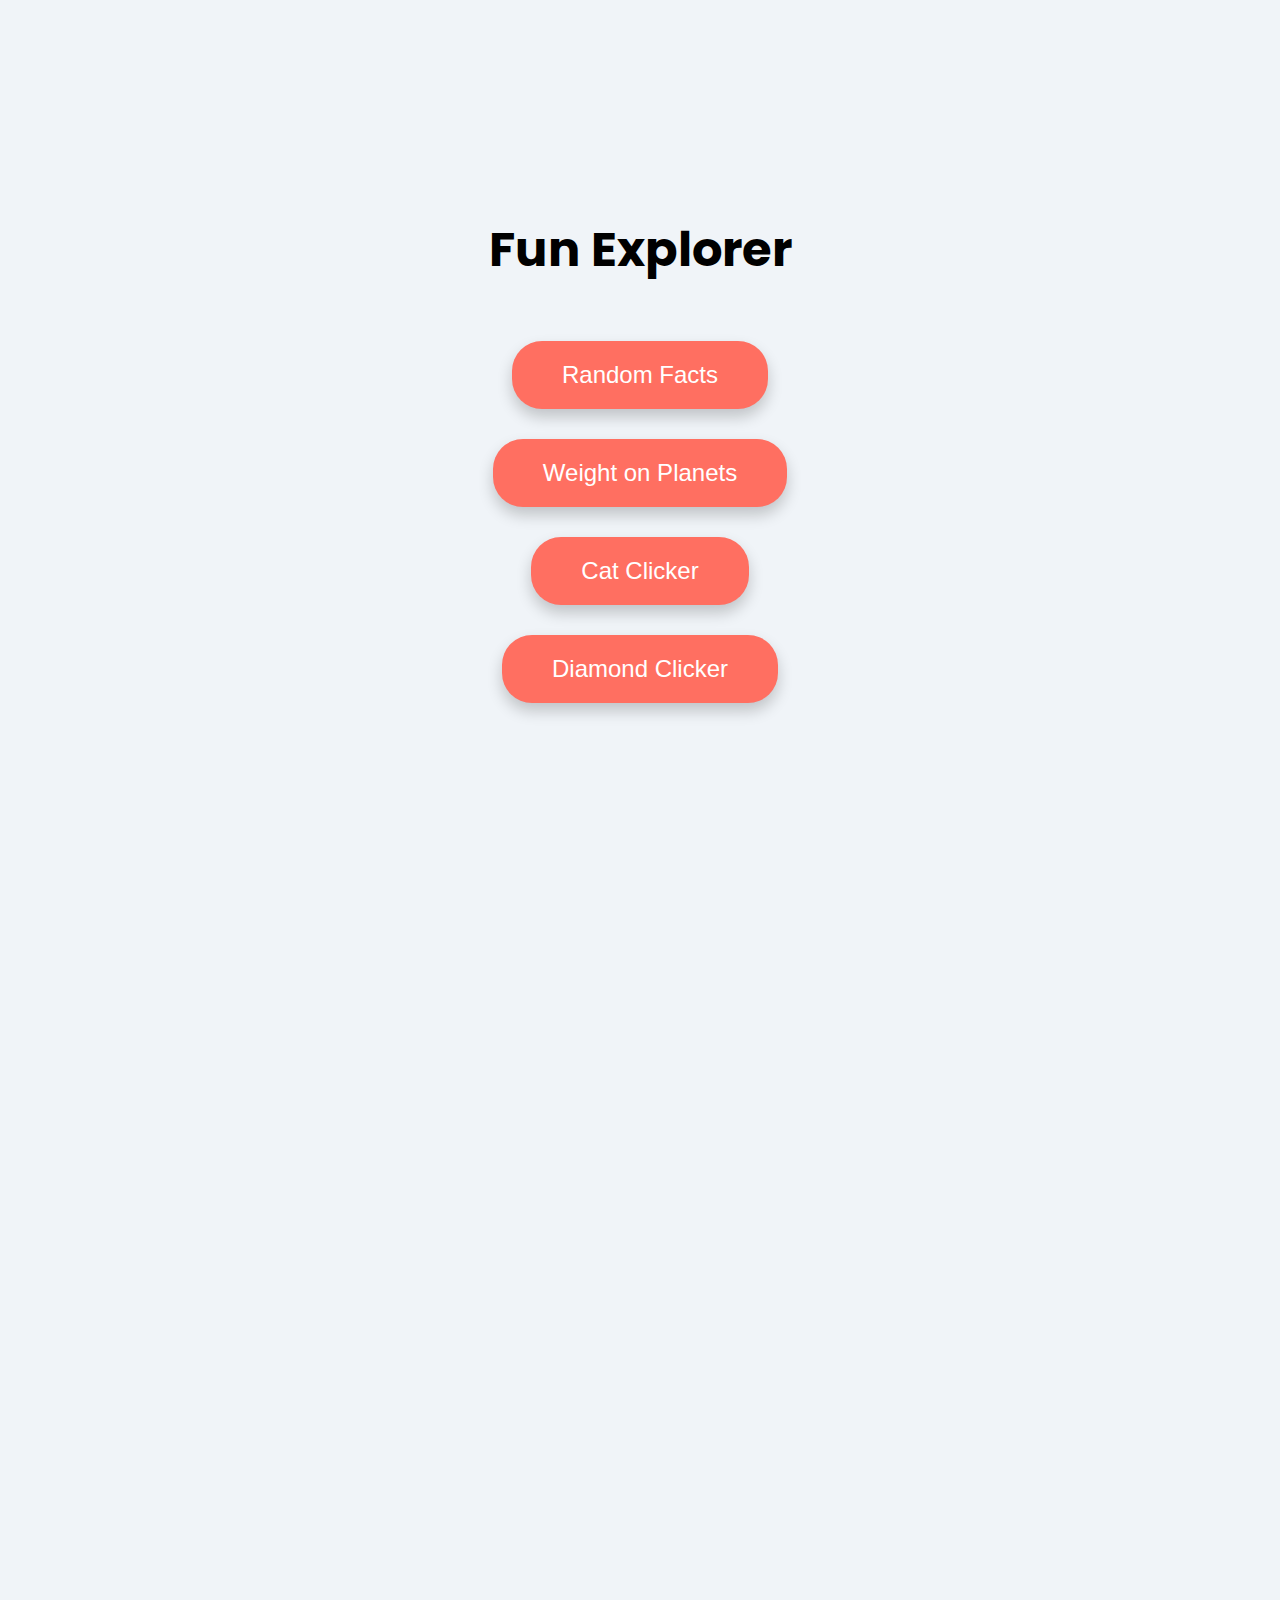
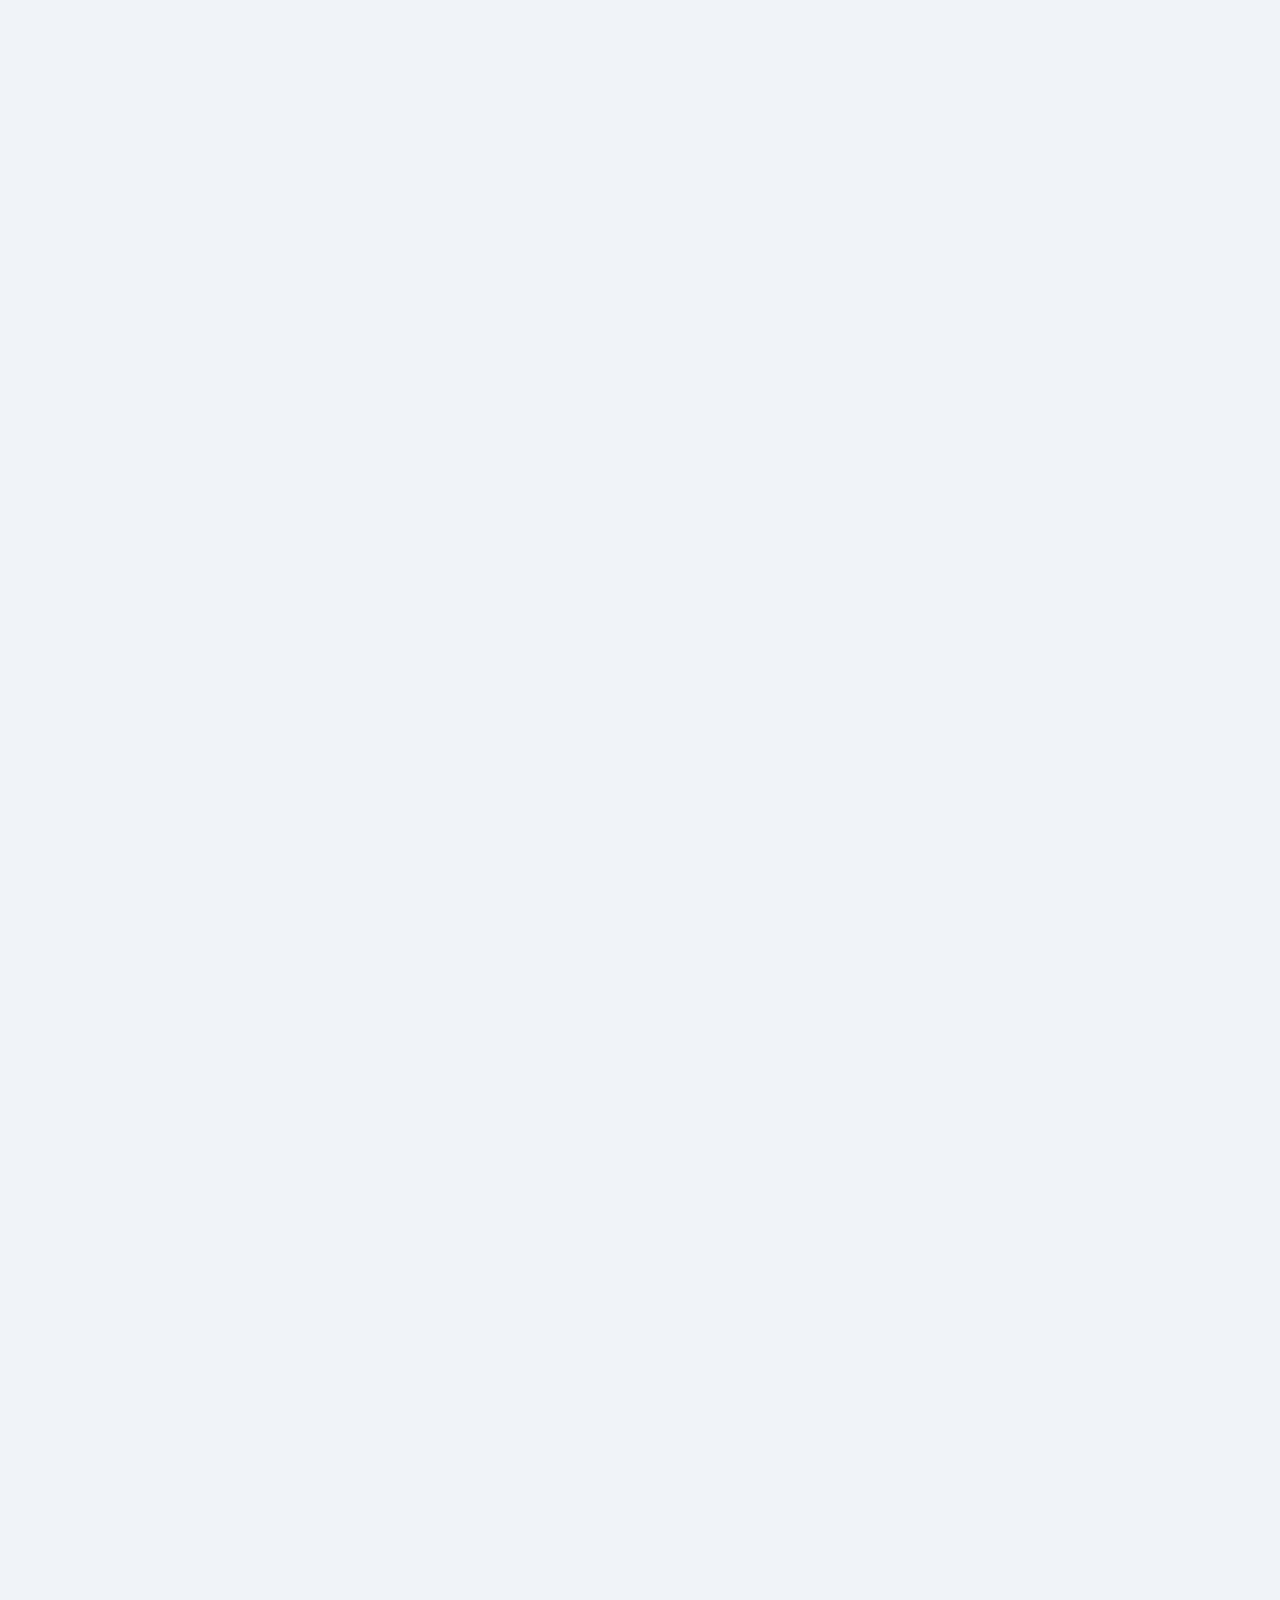
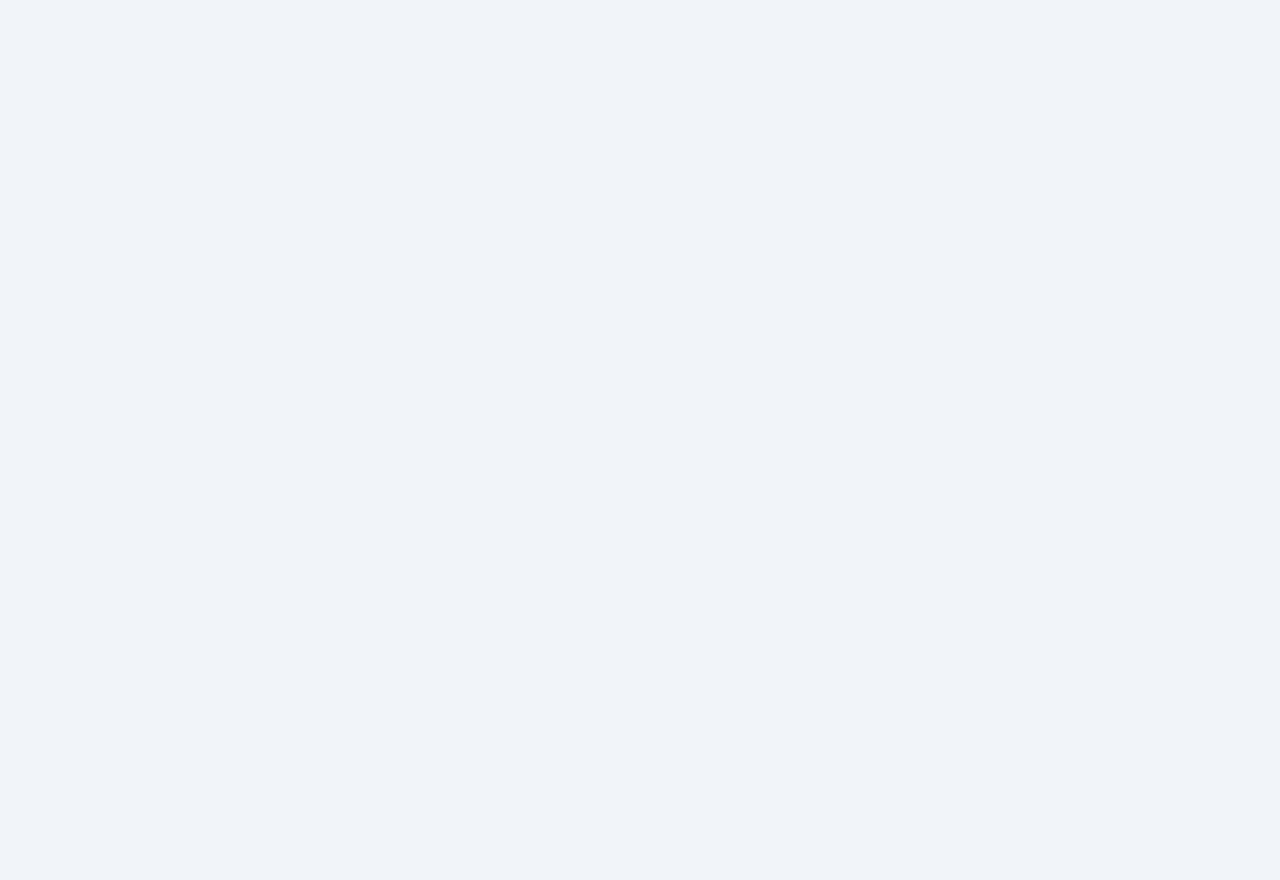
<file: index.html>
<!DOCTYPE html>
<html lang="en">
<head>
    <meta charset="UTF-8">
    <meta name="viewport" content="width=device-width, initial-scale=1.0">
    <title>Fun Explorer</title>
    <style>
        @import url('https://fonts.googleapis.com/css2?family=Poppins:wght@400;600&display=swap');
        body, html {
            margin: 0;
            padding: 0;
            font-family: 'Poppins', sans-serif;
            height: 100%;
            overflow-x: hidden;
            background: #f0f4f8;
            position: relative;
        }

        /* Main Menu */
        #main-menu {
            height: 100vh;
            display: flex;
            flex-direction: column;
            justify-content: center;
            align-items: center;
            text-align: center;
            background: #f0f4f8;
            position: fixed;
            top: 0;
            left: 0;
            width: 100%;
            z-index: 100;
        }

        #main-menu h1 {
            font-size: 3em;
            margin-bottom: 40px;
        }

        .menu-button {
            padding: 20px 50px;
            margin: 15px;
            font-size: 1.5em;
            cursor: pointer;
            border: none;
            background-color: #ff6f61;
            color: white;
            border-radius: 30px;
            box-shadow: 0 8px 15px rgba(0, 0, 0, 0.2);
            transition: transform 0.3s ease, box-shadow 0.3s ease;
        }

        .menu-button:hover {
            transform: scale(1.1);
            box-shadow: 0 12px 20px rgba(0, 0, 0, 0.3);
        }

        /* Sections */
        section {
            height: 100vh;
            padding: 60px 20px;
            color: white;
            text-align: center;
            position: relative;
            overflow: hidden;
        }

        section h2 {
            font-size: 2.5em;
            margin-bottom: 20px;
            text-shadow: 2px 2px 8px rgba(0, 0, 0, 0.3);
        }

        section button {
            padding: 15px 30px;
            font-size: 1.2em;
            cursor: pointer;
            border: none;
            background-color: #ff6f61;
            color: white;
            border-radius: 30px;
            margin-top: 20px;
            box-shadow: 0 8px 15px rgba(0, 0, 0, 0.2);
            transition: transform 0.3s ease, box-shadow 0.3s ease;
        }

        section button:hover {
            transform: scale(1.1);
            box-shadow: 0 12px 20px rgba(0, 0, 0, 0.3);
        }

        /* Bubble Animation */
        .bubble {
            position: absolute;
            bottom: -50px;
            width: 40px;
            height: 40px;
            background: rgba(255, 255, 255, 0.2);
            border-radius: 50%;
            animation: float 4s infinite ease-in-out;
        }

        @keyframes float {
            from {
                transform: translateY(0);
            }
            to {
                transform: translateY(-800px) rotate(360deg);
            }
        }

        .bubble:nth-child(1) { left: 10%; animation-duration: 3s; }
        .bubble:nth-child(2) { left: 20%; animation-duration: 5s; }
        .bubble:nth-child(3) { left: 30%; animation-duration: 4s; }
        .bubble:nth-child(4) { left: 50%; animation-duration: 6s; }
        .bubble:nth-child(5) { left: 70%; animation-duration: 3.5s; }
        .bubble:nth-child(6) { left: 80%; animation-duration: 5.5s; }

        /* Additional Section Styling */
        #random-facts, #weight-on-planets, #cat-clicker, #diamond-clicker {
            background: #4d4d4d;
            position: relative;
            color: #fff;
        }

        /* Smooth Scrolling */
        html {
            scroll-behavior: smooth;
        }
    </style>
</head>
<body>

    <!-- Main Menu -->
    <div id="main-menu">
        <h1>Fun Explorer</h1>
        <button class="menu-button" onclick="scrollToSection('random-facts')">Random Facts</button>
        <button class="menu-button" onclick="scrollToSection('weight-on-planets')">Weight on Planets</button>
        <button class="menu-button" onclick="scrollToSection('cat-clicker')">Cat Clicker</button>
        <button class="menu-button" onclick="scrollToSection('diamond-clicker')">Diamond Clicker</button>
    </div>

    <!-- Random Facts Section -->
    <section id="random-facts">
        <div class="background-animated">
            <div class="bubble"></div>
            <div class="bubble"></div>
            <div class="bubble"></div>
        </div>
        <h2>Random Fact Generator</h2>
        <button onclick="showRandomFact()">Get a Random Fact</button>
        <p id="fact" class="output"></p>
    </section>

    <!-- Weight on Other Planets Section -->
    <section id="weight-on-planets">
        <div class="background-animated">
            <div class="bubble"></div>
            <div class="bubble"></div>
            <div class="bubble"></div>
        </div>
        <h2>What's Your Weight on Other Planets?</h2>
        <input type="number" id="weight-input" placeholder="Enter your weight (kg)">
        <button onclick="calculateWeight()">Calculate</button>
        <p id="planet-output" class="output"></p>
    </section>

    <!-- Cat Clicker Section -->
    <section id="cat-clicker">
        <div class="background-animated">
            <div class="bubble"></div>
            <div class="bubble"></div>
            <div class="bubble"></div>
        </div>
        <h2>Cat Clicker Game</h2>
        <p>Click on the cat to earn money!</p>
        <div id="cat-container">
            <div class="clickable-icon" onclick="clickCat()">🐱</div>
        </div>

        <p>Total Money: $<span id="money">0</span></p>
        <p>Money per Click: $<span id="money-per-click">1</span></p>

        <button onclick="showCatUpgrades()">Upgrade</button>

        <div id="cat-upgrade-container" class="upgrade-container" style="display:none;">
            <h3>Upgrades</h3>
            <div class="upgrade-option" onclick="buyCatUpgrade('money-per-click')">Increase Money per Click ($50)</div>
            <div class="upgrade-option" onclick="buyCatUpgrade('cat-click-speed')">Increase Click Speed ($100)</div>
        </div>

        <p>Upgrades Purchased: <span id="cat-upgrades"></span></p>
    </section>

    <!-- Diamond Clicker Section -->
    <section id="diamond-clicker">
        <div class="background-animated">
            <div class="bubble"></div>
            <div class="bubble"></div>
            <div class="bubble"></div>
        </div>
        <h2>Diamond Clicker Game</h2>
        <p>Click on the diamond to mine!</p>
        <div id="diamond-container">
            <div class="clickable-icon" onclick="clickDiamond()">💎</div>
        </div>

        <p>Total Diamonds: $<span id="diamonds">0</span></p>
        <p>Diamonds per Click: $<span id="diamonds-per-click">1</span></p>

        <button onclick="showDiamondUpgrades()">Upgrade</button>

        <div id="diamond-upgrade-container" class="upgrade-container" style="display:none;">
            <h3>Upgrades</h3>
            <div class="upgrade-option" onclick="buyDiamondUpgrade('diamonds-per-click')">Increase Diamonds per Click ($50)</div>
            <div class="upgrade-option" onclick="buyDiamondUpgrade('mining-speed')">Increase Mining Speed ($100)</div>
        </div>

        <p>Upgrades Purchased: <span id="diamond-upgrades"></span></p>
    </section>

    <!-- Scripts for each functionality -->

    <!-- Main Menu Script -->
    <script>
        function scrollToSection(sectionId) {
            const section = document.getElementById(sectionId);
            section.scrollIntoView({ behavior: 'smooth' });
        }
    </script>

    <!-- Random Facts Script -->
    <script>
        const randomFacts = [
            "Honey never spoils.",
            "Octopuses have three hearts.",
            "Bananas are berries, but strawberries aren't.",
            "A group of flamingos is called a flamboyance."
        ];

        function showRandomFact() {
            const randomIndex = Math.floor(Math.random() * randomFacts.length);
            document.getElementById("fact").textContent = randomFacts[randomIndex];
        }
    </script>

    <!-- Weight on Planets Script -->
    <script>
        const planets = { Mercury: 0.38, Venus: 0.91, Earth: 1, Mars: 0.38, Jupiter: 2.34 };

        function calculateWeight() {
            const weight = parseFloat(document.getElementById("weight-input").value);
            const output = document.getElementById("planet-output");
            if (isNaN(weight)) {
                output.textContent = "Please enter a valid number.";
            } else {
                output.textContent = Object.entries(planets).map(([p, g]) => `${p}: ${(weight * g).toFixed(1)} kg`).join(", ");
            }
        }
    </script>

    <!-- Cat Clicker Script -->
    <script>
        let money = 0;
        let moneyPerClick = 1;
        let upgrades = {
            "money-per-click": { price: 50, bought: false },
            "cat-click-speed": { price: 100, bought: false }
        };

        function clickCat() {
            money += moneyPerClick;
            document.getElementById("money").textContent = money;
        }

        function showCatUpgrades() {
            const upgradeContainer = document.getElementById("cat-upgrade-container");
            upgradeContainer.style.display = "block";
        }

        function buyCatUpgrade(upgrade) {
            if (money >= upgrades[upgrade].price && !upgrades[upgrade].bought) {
                money -= upgrades[upgrade].price;
                upgrades[upgrade].bought = true;

                if (upgrade === "money-per-click") {
                    moneyPerClick += 1;
                    document.getElementById("money-per-click").textContent = moneyPerClick;
                }

                document.getElementById("money").textContent = money;
                updateUpgradeDisplay("cat-upgrades", upgrades);
                updateUpgradePrices("cat");
            }
        }

        function updateUpgradeDisplay(upgradeId, upgrades) {
            const upgradesPurchased = [];
            for (let upgrade in upgrades) {
                if (upgrades[upgrade].bought) {
                    upgradesPurchased.push(upgrade);
                }
            }
            document.getElementById(upgradeId).textContent = upgradesPurchased.join(", ");
        }

        function updateUpgradePrices(game) {
            for (let upgrade in upgrades) {
                if (upgrades[upgrade].bought) {
                    upgrades[upgrade].price += 50; // Increase price after each purchase.
                }
            }
        }
    </script>

    <!-- Diamond Clicker Script -->
    <script>
        let diamonds = 0;
        let diamondsPerClick = 1;
        let diamondUpgrades = {
            "diamonds-per-click": { price: 50, bought: false },
            "mining-speed": { price: 100, bought: false }
        };

        function clickDiamond() {
            diamonds += diamondsPerClick;
            document.getElementById("diamonds").textContent = diamonds;
        }

        function showDiamondUpgrades() {
            const upgradeContainer = document.getElementById("diamond-upgrade-container");
            upgradeContainer.style.display = "block";
        }

        function buyDiamondUpgrade(upgrade) {
            if (diamonds >= diamondUpgrades[upgrade].price && !diamondUpgrades[upgrade].bought) {
                diamonds -= diamondUpgrades[upgrade].price;
                diamondUpgrades[upgrade].bought = true;

                if (upgrade === "diamonds-per-click") {
                    diamondsPerClick += 1;
                    document.getElementById("diamonds-per-click").textContent = diamondsPerClick;
                }

                document.getElementById("diamonds").textContent = diamonds;
                updateUpgradeDisplay("diamond-upgrades", diamondUpgrades);
                updateUpgradePrices("diamond");
            }
        }

        function updateUpgradeDisplay(upgradeId, upgrades) {
            const upgradesPurchased = [];
            for (let upgrade in upgrades) {
                if (upgrades[upgrade].bought) {
                    upgradesPurchased.push(upgrade);
                }
            }
            document.getElementById(upgradeId).textContent = upgradesPurchased.join(", ");
        }

        function updateUpgradePrices(game) {
            for (let upgrade in diamondUpgrades) {
                if (diamondUpgrades[upgrade].bought) {
                    diamondUpgrades[upgrade].price += 50; // Increase price after each purchase.
                }
            }
        }
    </script>

</body>
</html>
</file>
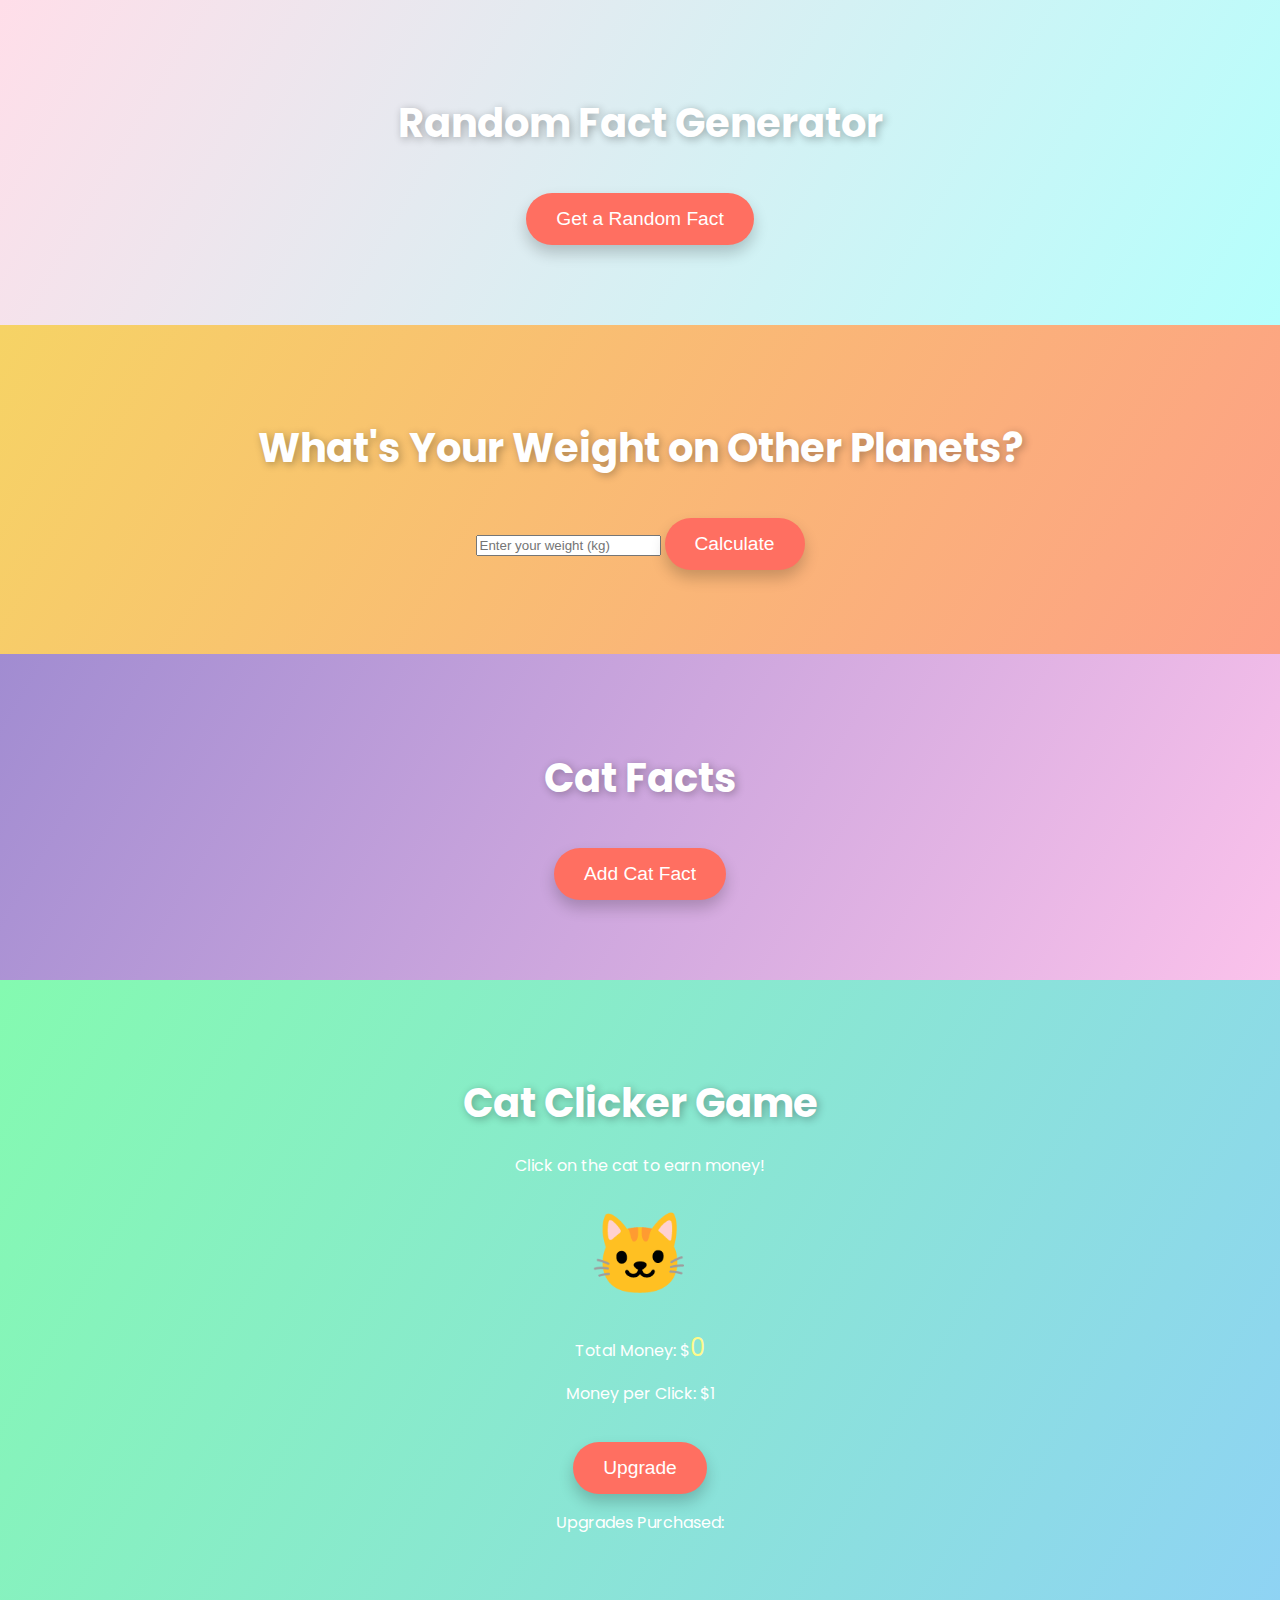
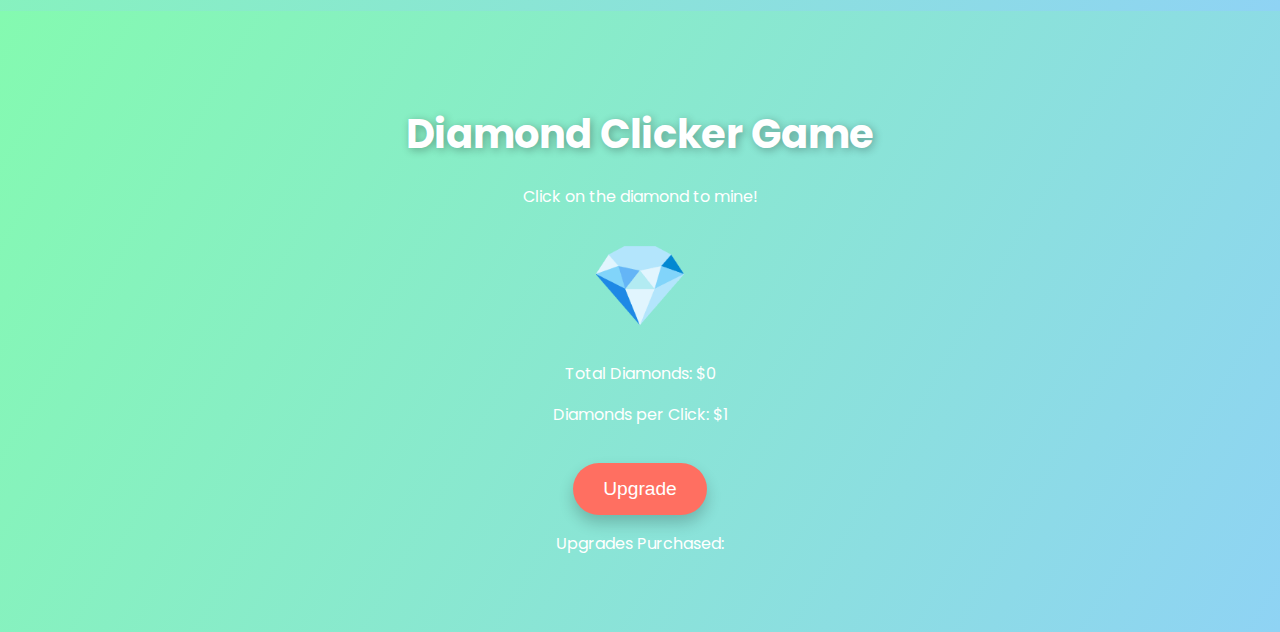
<file: salamalekum.html>
<!DOCTYPE html>
<html lang="en">
<head>
    <meta charset="UTF-8">
    <meta name="viewport" content="width=device-width, initial-scale=1.0">
    <title>Fun Explorer</title>
    <style>
        @import url('https://fonts.googleapis.com/css2?family=Poppins:wght@400;600&display=swap');
        body {
            margin: 0;
            font-family: 'Poppins', sans-serif;
            overflow-x: hidden;
        }

        section {
            text-align: center;
            padding: 60px 20px;
            color: white;
            position: relative;
        }

        section h2 {
            font-size: 2.5em;
            margin-bottom: 20px;
            text-shadow: 2px 2px 8px rgba(0, 0, 0, 0.3);
        }

        section button {
            padding: 15px 30px;
            font-size: 1.2em;
            cursor: pointer;
            border: none;
            background-color: #ff6f61;
            color: white;
            border-radius: 30px;
            margin-top: 20px;
            box-shadow: 0 8px 15px rgba(0, 0, 0, 0.2);
            transition: transform 0.3s ease, box-shadow 0.3s ease;
        }

        section button:hover {
            transform: scale(1.1) translateY(-5px);
            box-shadow: 0 12px 20px rgba(0, 0, 0, 0.3);
        }

        .background-animated {
            position: absolute;
            top: 0;
            left: 0;
            right: 0;
            bottom: 0;
            z-index: -1;
            overflow: hidden;
        }

        .random-facts {
            background: linear-gradient(120deg, #FFDEE9, #B5FFFC);
        }

        .weight-on-planets {
            background: linear-gradient(120deg, #F6D365, #FDA085);
        }

        .cat-facts {
            background: linear-gradient(120deg, #A18CD1, #FBC2EB);
        }

        .mine-ores {
            background: linear-gradient(120deg, #FFC3A0, #FFAFBD);
        }

        .cat-clicker, .diamond-clicker {
            background: linear-gradient(120deg, #84FAB0, #8FD3F4);
        }

        .bubble {
            position: absolute;
            bottom: -50px;
            width: 40px;
            height: 40px;
            background: rgba(255, 255, 255, 0.2);
            border-radius: 50%;
            animation: float 4s infinite ease-in-out;
        }

        @keyframes float {
            from {
                transform: translateY(0);
            }
            to {
                transform: translateY(-800px) rotate(360deg);
            }
        }

        .bubble:nth-child(1) { left: 10%; animation-duration: 3s; }
        .bubble:nth-child(2) { left: 20%; animation-duration: 5s; }
        .bubble:nth-child(3) { left: 30%; animation-duration: 4s; }
        .bubble:nth-child(4) { left: 50%; animation-duration: 6s; }
        .bubble:nth-child(5) { left: 70%; animation-duration: 3.5s; }
        .bubble:nth-child(6) { left: 80%; animation-duration: 5.5s; }

        .output {
            margin-top: 20px;
            font-size: 1.5em;
        }

        #money {
            font-size: 1.5em;
            color: #fffa8b;
        }

        #upgrade-button {
            display: none;
        }

        .clickable-icon {
            font-size: 80px;
            margin: 10px;
            cursor: pointer;
            transition: transform 0.3s ease;
        }

        .clickable-icon:hover {
            transform: scale(1.2);
        }

        .cat-upgrade, .diamond-upgrade {
            font-size: 1.5em;
            margin-top: 10px;
            color: #FFFA8B;
        }

        .upgrade-container {
            margin-top: 20px;
            display: none;
            text-align: center;
        }

        .upgrade-option {
            background-color: #FF9A9E;
            color: white;
            padding: 15px;
            border-radius: 10px;
            margin: 10px;
            cursor: pointer;
        }

        .upgrade-option:hover {
            background-color: #FF6F61;
        }

        .fact-text {
            color: #333;
            font-size: 1.2em;
        }

        #cat-facts-container {
            text-align: left;
            margin-top: 20px;
        }

    </style>
</head>
<body>

    <!-- Random Facts Section -->
    <section id="random-facts" class="random-facts">
        <div class="background-animated">
            <div class="bubble"></div>
            <div class="bubble"></div>
            <div class="bubble"></div>
        </div>
        <h2>Random Fact Generator</h2>
        <button onclick="showRandomFact()">Get a Random Fact</button>
        <p id="fact" class="output fact-text"></p>
    </section>

    <!-- Weight on Other Planets Section -->
    <section id="weight-on-planets" class="weight-on-planets">
        <div class="background-animated">
            <div class="bubble"></div>
            <div class="bubble"></div>
            <div class="bubble"></div>
        </div>
        <h2>What's Your Weight on Other Planets?</h2>
        <input type="number" id="weight-input" placeholder="Enter your weight (kg)">
        <button onclick="calculateWeight()">Calculate</button>
        <p id="planet-output" class="output"></p>
    </section>

    <!-- Cat Facts Section -->
    <section id="cat-facts" class="cat-facts">
        <div class="background-animated">
            <div class="bubble"></div>
            <div class="bubble"></div>
        </div>
        <h2>Cat Facts</h2>
        <button onclick="addCatFact()">Add Cat Fact</button>
        <div id="cat-facts-container"></div>
    </section>

    <!-- Cat Clicker Section -->
    <section id="cat-clicker" class="cat-clicker">
        <h2>Cat Clicker Game</h2>
        <p>Click on the cat to earn money!</p>
        
        <div id="cat-container">
            <div class="clickable-icon" onclick="clickCat()">🐱</div>
        </div>

        <p>Total Money: $<span id="money">0</span></p>
        <p>Money per Click: $<span id="money-per-click">1</span></p>
        
        <button onclick="showCatUpgrades()">Upgrade</button>

        <div id="cat-upgrade-container" class="upgrade-container">
            <h3>Upgrades</h3>
            <div class="upgrade-option" onclick="buyCatUpgrade('money-per-click')">Increase Money per Click ($50)</div>
            <div class="upgrade-option" onclick="buyCatUpgrade('cat-click-speed')">Increase Click Speed ($100)</div>
        </div>

        <p>Upgrades Purchased: <span id="cat-upgrades"></span></p>
    </section>

    <!-- Diamond Clicker Section -->
    <section id="diamond-clicker" class="diamond-clicker">
        <h2>Diamond Clicker Game</h2>
        <p>Click on the diamond to mine!</p>

        <div id="diamond-container">
            <div class="clickable-icon" onclick="clickDiamond()">💎</div>
        </div>

        <p>Total Diamonds: $<span id="diamonds">0</span></p>
        <p>Diamonds per Click: $<span id="diamonds-per-click">1</span></p>
        
        <button onclick="showDiamondUpgrades()">Upgrade</button>

        <div id="diamond-upgrade-container" class="upgrade-container">
            <h3>Upgrades</h3>
            <div class="upgrade-option" onclick="buyDiamondUpgrade('diamonds-per-click')">Increase Diamonds per Click ($50)</div>
            <div class="upgrade-option" onclick="buyDiamondUpgrade('mining-speed')">Increase Mining Speed ($100)</div>
        </div>

        <p>Upgrades Purchased: <span id="diamond-upgrades"></span></p>
    </section>

    <script>
        // Random Fact Generator
        const randomFacts = [
            "Honey never spoils.",
            "Octopuses have three hearts.",
            "Bananas are berries, but strawberries aren't.",
            "A group of flamingos is called a flamboyance."
        ];

        function showRandomFact() {
            const randomIndex = Math.floor(Math.random() * randomFacts.length);
            document.getElementById("fact").textContent = randomFacts[randomIndex];
        }

        // Weight on Planets
        const planets = { Mercury: 0.38, Venus: 0.91, Earth: 1, Mars: 0.38, Jupiter: 2.34 };
        function calculateWeight() {
            const weight = parseFloat(document.getElementById("weight-input").value);
            const output = document.getElementById("planet-output");
            if (isNaN(weight)) {
                output.textContent = "Please enter a valid number.";
            } else {
                output.textContent = Object.entries(planets).map(([p, g]) => `${p}: ${(weight * g).toFixed(1)} kg`).join(", ");
            }
        }

        // Cat Facts
        const catFacts = ["Cats sleep a lot.", "Cats purr for self-healing.", "Cats can jump six times their height."];
        function addCatFact() {
            const factIndex = Math.floor(Math.random() * catFacts.length);
            const factDiv = document.createElement("div");
            factDiv.textContent = catFacts[factIndex];
            document.getElementById("cat-facts-container").appendChild(factDiv);
        }

        // Cat Clicker Game
        let money = 0;
        let moneyPerClick = 1;
        let upgrades = {
            "money-per-click": { price: 50, bought: false },
            "cat-click-speed": { price: 100, bought: false }
        };

        function clickCat() {
            money += moneyPerClick;
            document.getElementById("money").textContent = money;
        }

        function showCatUpgrades() {
            const upgradeContainer = document.getElementById("cat-upgrade-container");
            upgradeContainer.style.display = "block";
        }

        function buyCatUpgrade(upgrade) {
            if (money >= upgrades[upgrade].price && !upgrades[upgrade].bought) {
                money -= upgrades[upgrade].price;
                upgrades[upgrade].bought = true;

                if (upgrade === "money-per-click") {
                    moneyPerClick += 1;
                    document.getElementById("money-per-click").textContent = moneyPerClick;
                } else if (upgrade === "cat-click-speed") {
                    // Speed upgrade effect can be implemented here (like faster clicking).
                }

                document.getElementById("money").textContent = money;
                updateUpgradeDisplay("cat-upgrades", upgrades);
                updateUpgradePrices("cat");
            }
        }

        function updateUpgradeDisplay(upgradeId, upgrades) {
            const upgradesPurchased = [];
            for (let upgrade in upgrades) {
                if (upgrades[upgrade].bought) {
                    upgradesPurchased.push(upgrade);
                }
            }
            document.getElementById(upgradeId).textContent = upgradesPurchased.join(", ");
        }

        function updateUpgradePrices(game) {
            for (let upgrade in upgrades) {
                if (upgrades[upgrade].bought) {
                    upgrades[upgrade].price += 50; // Increase price after each purchase.
                }
            }
        }

        // Diamond Clicker Game
        let diamonds = 0;
        let diamondsPerClick = 1;
        let diamondUpgrades = {
            "diamonds-per-click": { price: 50, bought: false },
            "mining-speed": { price: 100, bought: false }
        };

        function clickDiamond() {
            diamonds += diamondsPerClick;
            document.getElementById("diamonds").textContent = diamonds;
        }

        function showDiamondUpgrades() {
            const upgradeContainer = document.getElementById("diamond-upgrade-container");
            upgradeContainer.style.display = "block";
        }

        function buyDiamondUpgrade(upgrade) {
            if (diamonds >= diamondUpgrades[upgrade].price && !diamondUpgrades[upgrade].bought) {
                diamonds -= diamondUpgrades[upgrade].price;
                diamondUpgrades[upgrade].bought = true;

                if (upgrade === "diamonds-per-click") {
                    diamondsPerClick += 1;
                    document.getElementById("diamonds-per-click").textContent = diamondsPerClick;
                } else if (upgrade === "mining-speed") {
                    // Speed upgrade effect can be implemented here (like faster mining).
                }

                document.getElementById("diamonds").textContent = diamonds;
                updateUpgradeDisplay("diamond-upgrades", diamondUpgrades);
                updateUpgradePrices("diamond");
            }
        }
    </script>
</body>
</html>
</file>
